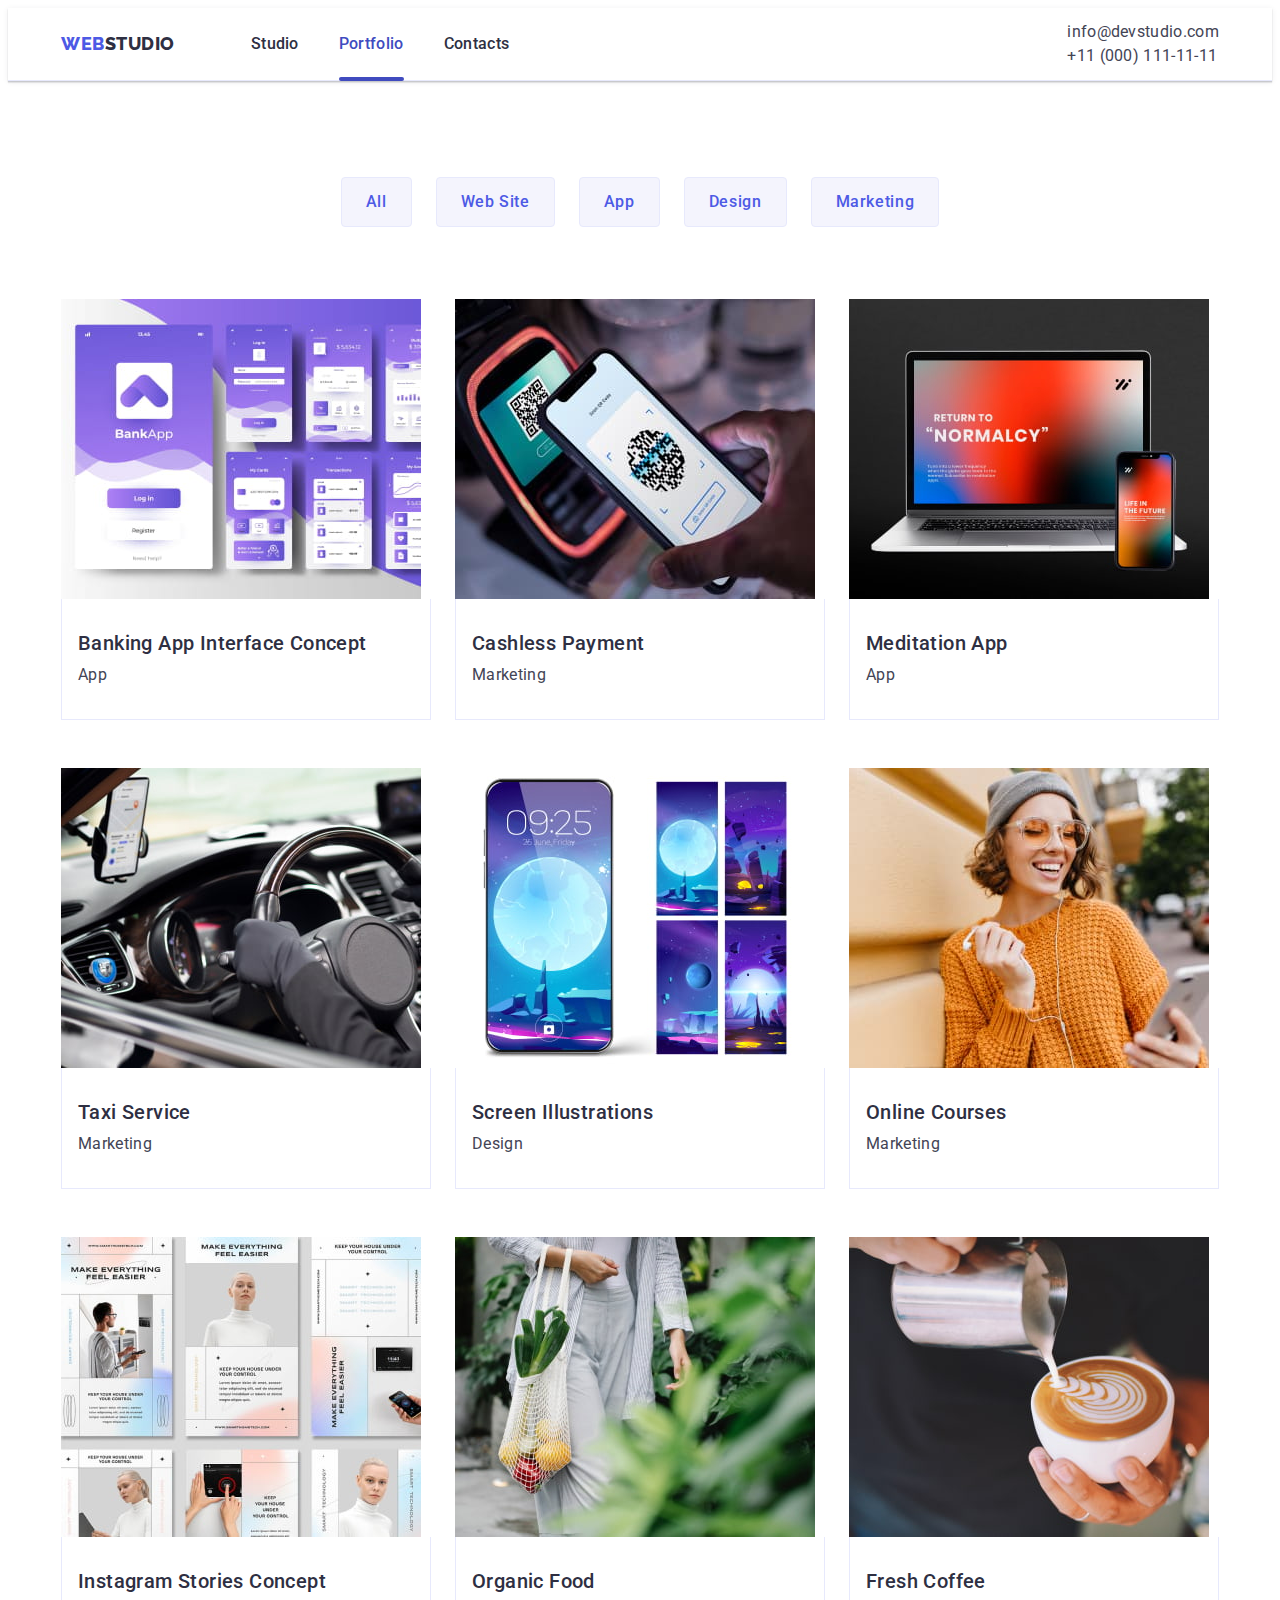
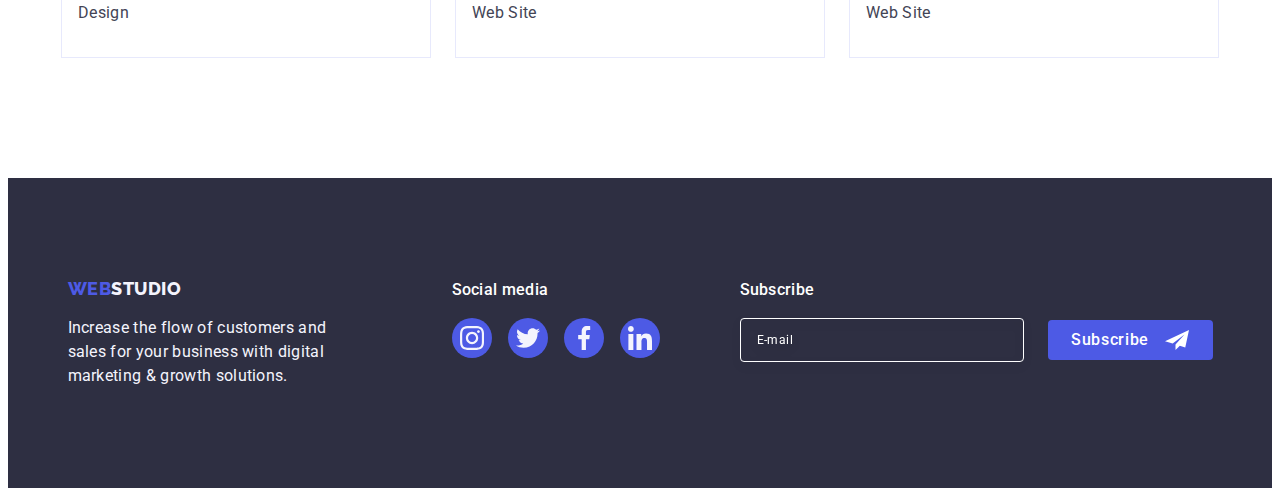
<file: portfolio.html>
<!DOCTYPE html>
<html lang="en">
  <head>
    <meta charset="UTF-8" />
    <meta name="viewport" content="width=device-width, initial-scale=1.0" />
    <link rel="preconnect" href="https://fonts.googleapis.com" />
    <link rel="preconnect" href="https://fonts.gstatic.com" crossorigin />
    <link
      href="https://fonts.googleapis.com/css2?family=Raleway:wght@800&family=Roboto:wght@400;500;700;900&display=swap"
      rel="stylesheet"
    />
    <meta name="description" content="Portfolio of WebStudio" />
    <title>Portfolio</title>
    <link
      rel="stylesheet"
      href="https://cdnjs.cloudflare.com/ajax/libs/modern-normalize/2.0.0/modern-normalize.min.css"
      integrity="sha512-4xo8blKMVCiXpTaLzQSLSw3KFOVPWhm/TRtuPVc4WG6kUgjH6J03IBuG7JZPkcWMxJ5huwaBpOpnwYElP/m6wg=="
      crossorigin="anonymous"
      referrerpolicy="no-referrer"
    />
    <link rel="stylesheet" href="./css/styles.css" />
  </head>
  <!-- main content -->
  <body>
    <header class="header">
      <div class="container">
        <nav class="nav">
          <a class="link logo-link" href="./portfolio.html"
            >Web<span class="logo-accent">Studio</span></a
          >
          <ul class="list">
            <li><a class="link nav-link" href="./index.html">Studio</a></li>
            <li>
              <a class="link nav-link current" href="./portfolio.html"
                >Portfolio</a
              >
            </li>
            <li><a class="link nav-link" href="">Contacts</a></li>
          </ul>
        </nav>
        <!-- Contacts -->
        <address class="address">
          <ul class="list">
            <li>
              <a class="link contact-link" href="mailto:info@devstudio.com"
                >info@devstudio.com</a
              >
            </li>
            <li>
              <a class="link contact-link" href="tel:+110001111111"
                >+11 (000) 111-11-11</a
              >
            </li>
          </ul>
        </address>
      </div>
    </header>

    <main>
      <section class="portfolio-section">
        <div class="container">
          <h1 class="visually-hidden">Portfolio</h1>
          <ul class="list button-list">
            <li><button class="portfolio-button" type="button">All</button></li>
            <li>
              <button class="portfolio-button" type="button">Web Site</button>
            </li>
            <li><button class="portfolio-button" type="button">App</button></li>
            <li>
              <button class="portfolio-button" type="button">Design</button>
            </li>
            <li>
              <button class="portfolio-button" type="button">Marketing</button>
            </li>
          </ul>

          <ul class="list product-list">
            <li class="portfolio-list-item">
              <a href="" class="link portfolio-link">
                <div class="overlay-container">
                  <img
                    class="image"
                    src="./images/img_2_1.jpg"
                    alt="Banking App Interface"
                    width="360"
                  />
                  <p class="overlay-text">
                    14 Stylish and User-Friendly App Design Concepts · Task
                    Manager App · Calorie Tracker App · Exotic Fruit Ecommerce
                    App · Cloud Storage App
                  </p>
                </div>
                <div class="portfolio-container">
                  <h2 class="portfolio-list-title">
                    Banking App Interface Concept
                  </h2>
                  <p class="portfolio-list-item-text">App</p>
                </div>
              </a>
            </li>
            <li class="portfolio-list-item">
              <a href="" class="link portfolio-link">
                <div class="overlay-container">
                  <img
                    class="image"
                    src="./images/img_2_2.jpg"
                    alt="Casshless Payment with telephone"
                    width="360"
                  />
                  <p class="overlay-text">
                    14 Stylish and User-Friendly App Design Concepts · Task
                    Manager App · Calorie Tracker App · Exotic Fruit Ecommerce
                    App · Cloud Storage App
                  </p>
                </div>
                <div class="portfolio-container">
                  <h2 class="portfolio-list-title">Cashless Payment</h2>
                  <p class="portfolio-list-item-text">Marketing</p>
                </div>
              </a>
            </li>
            <li class="portfolio-list-item">
              <a href="" class="link portfolio-link">
                <div class="overlay-container">
                  <img
                    class="image"
                    src="./images/img_2_3.jpg"
                    alt="Laptop&mobile phone synchronized"
                    width="360"
                  />
                  <p class="overlay-text">
                    14 Stylish and User-Friendly App Design Concepts · Task
                    Manager App · Calorie Tracker App · Exotic Fruit Ecommerce
                    App · Cloud Storage App
                  </p>
                </div>
                <div class="portfolio-container">
                  <h2 class="portfolio-list-title">Meditation App</h2>
                  <p class="portfolio-list-item-text">App</p>
                </div>
              </a>
            </li>
            <li class="portfolio-list-item">
              <a href="" class="link portfolio-link">
                <div class="overlay-container">
                  <img
                    class="image"
                    src="./images/img_2_4.jpg"
                    alt="Taxi driver using the App"
                    width="360"
                  />
                  <p class="overlay-text">
                    14 Stylish and User-Friendly App Design Concepts · Task
                    Manager App · Calorie Tracker App · Exotic Fruit Ecommerce
                    App · Cloud Storage App
                  </p>
                </div>
                <div class="portfolio-container">
                  <h2 class="portfolio-list-title">Taxi Service</h2>
                  <p class="portfolio-list-item-text">Marketing</p>
                </div>
              </a>
            </li>
            <li class="portfolio-list-item">
              <a href="" class="link portfolio-link">
                <div class="overlay-container">
                  <img
                    class="image"
                    src="./images/img_2_5.jpg"
                    alt="phone screens with different illustrations"
                    width="360"
                  />
                  <p class="overlay-text">
                    14 Stylish and User-Friendly App Design Concepts · Task
                    Manager App · Calorie Tracker App · Exotic Fruit Ecommerce
                    App · Cloud Storage App
                  </p>
                </div>
                <div class="portfolio-container">
                  <h2 class="portfolio-list-title">Screen Illustrations</h2>
                  <p class="portfolio-list-item-text">Design</p>
                </div>
              </a>
            </li>
            <li class="portfolio-list-item">
              <a href="" class="link portfolio-link">
                <div class="overlay-container">
                  <img
                    class="image"
                    src="./images/img_2_6.jpg"
                    alt="Young girl listening to audio via phone"
                    width="360"
                  />
                  <p class="overlay-text">
                    14 Stylish and User-Friendly App Design Concepts · Task
                    Manager App · Calorie Tracker App · Exotic Fruit Ecommerce
                    App · Cloud Storage App
                  </p>
                </div>
                <div class="portfolio-container">
                  <h2 class="portfolio-list-title">Online Courses</h2>
                  <p class="portfolio-list-item-text">Marketing</p>
                </div>
              </a>
            </li>
            <li class="portfolio-list-item">
              <a href="" class="link portfolio-link">
                <div class="overlay-container">
                  <img
                    class="image"
                    src="./images/img_2_7.jpg"
                    alt="Screens with different Instagram Stories Concept"
                    width="360"
                  />
                  <p class="overlay-text">
                    14 Stylish and User-Friendly App Design Concepts · Task
                    Manager App · Calorie Tracker App · Exotic Fruit Ecommerce
                    App · Cloud Storage App
                  </p>
                </div>
                <div class="portfolio-container">
                  <h2 class="portfolio-list-title">
                    Instagram Stories Concept
                  </h2>
                  <p class="portfolio-list-item-text">Design</p>
                </div>
              </a>
            </li>
            <li class="portfolio-list-item">
              <a href="" class="link portfolio-link">
                <div class="overlay-container">
                  <img
                    class="image"
                    src="./images/img_2_8.jpg"
                    alt="Young girl carries vegetables in bag"
                    width="360"
                  />
                  <p class="overlay-text">
                    14 Stylish and User-Friendly App Design Concepts · Task
                    Manager App · Calorie Tracker App · Exotic Fruit Ecommerce
                    App · Cloud Storage App
                  </p>
                </div>
                <div class="portfolio-container">
                  <h2 class="portfolio-list-title">Organic Food</h2>
                  <p class="portfolio-list-item-text">Web Site</p>
                </div>
              </a>
            </li>
            <li class="portfolio-list-item">
              <a href="" class="link portfolio-link">
                <div class="overlay-container">
                  <img
                    class="image"
                    src="./images/img_2_9.jpg"
                    alt="Man is filling coffee cup with milk"
                    width="360"
                  />
                  <p class="overlay-text">
                    14 Stylish and User-Friendly App Design Concepts · Task
                    Manager App · Calorie Tracker App · Exotic Fruit Ecommerce
                    App · Cloud Storage App
                  </p>
                </div>
                <div class="portfolio-container">
                  <h2 class="portfolio-list-title">Fresh Coffee</h2>
                  <p class="portfolio-list-item-text">Web Site</p>
                </div>
              </a>
            </li>
          </ul>
        </div>
      </section>
    </main>

    <footer class="footer">
      <div class="container footer-box">
        <div class="with-logo-container">
          <a class="link logo-link" href="./index.html"
            >Web<span class="logo-accent">Studio</span></a
          >
          <p class="footer-text">
            Increase the flow of customers and sales for your business with
            digital marketing & growth solutions.
          </p>
        </div>

        <div class="social-media-container">
          <p class="social-media-text">Social media</p>
          <ul class="list social-media-list">
            <li class="icon-box">
              <a class="footer-social-links" href="https://instagram.com/">
                <svg class="social-icon" width="24" height="24">
                  <use href="./images/icons.svg#icon-instagram-2"></use>
                </svg>
              </a>
            </li>
            <li class="icon-box">
              <a class="footer-social-links" href="http://twitter.com/">
                <svg class="social-icon" width="24" height="24">
                  <use href="./images/icons.svg#icon-twitter-1"></use>
                </svg>
              </a>
            </li>
            <li class="icon-box">
              <a class="footer-social-links" href="http://facebook.com/">
                <svg class="social-icon" width="24" height="24">
                  <use href="./images/icons.svg#icon-facebook-1"></use>
                </svg>
              </a>
            </li>
            <li class="icon-box">
              <a class="footer-social-links" href="http://inkedin.com/">
                <svg class="social-icon" width="24" height="24">
                  <use href="./images/icons.svg#icon-linkedin-1"></use>
                </svg>
              </a>
            </li>
          </ul>
        </div>
        <!--Subscribe form-->
        <div class="subscribe-form-container">
          <p class="subscribe-text">Subscribe</p>
          <form class="subscribe-form">
            <label class="subscribe-label">
              <input
                type="email"
                name="user_address"
                class="subscribe-input"
                placeholder="E-mail"
              />
            </label>
            <button type="submit" class="subscribe-btn">
              Subscribe
              <svg class="telegram-icon" width="24" height="24">
                <use href="./images/icons.svg#icon-telegram"></use>
              </svg>
            </button>
          </form>
        </div>
      </div>
    </footer>
  </body>
</html>
</file>
<file: css/styles.css>
body {
  font-family: "Roboto", sans-serif;
  color: var(--slate);
  background-color: var(--white);
}
:root {
  --navyblue: #2e2f42;
  --white: #fff;
  --iris: #4d5ae5;
  --cloud: #f4f4fd;
  --slate: #434455;
  --ocean: #404bbf;
  --cornflower: #e7e9fc;
  --lightslate: #8e8f99;
  --green: #31d0aa;
  --dairy: #fcfcfc;
  --font-family: "Roboto", sans-serif;
}
.address {
  font-style: normal;
}

h1,
h2,
h3,
h4,
h5,
h6,
p {
  margin: 0;
}
ul {
  margin-top: 0;
  margin-bottom: 0;
  padding-left: 0;
  list-style-type: none;
}

img {
  display: block;
  max-width: 100%;
  height: auto;
}

.visually-hidden {
  position: absolute;
  width: 1px;
  height: 1px;
  margin: -1px;
  border: 0;
  padding: 0;
  white-space: nowrap;
  clip-path: inset(100%);
  clip: rect(0 0 0 0);
  overflow: hidden;
}

.header {
  border-bottom: 1px solid #e7e9fc;
  box-shadow: 0px 1px 6px 0px rgba(46, 47, 66, 0.08),
    0px 1px 1px 0px rgba(46, 47, 66, 0.16),
    0px 2px 1px 0px rgba(46, 47, 66, 0.08);
}

.header .container {
  display: flex;
  align-items: center;
}

.logo-link {
  color: var(--iris);
  font-family: "Raleway", sans-serif;
  font-size: 18px;
  font-weight: 800;
  line-height: 1.17;
  letter-spacing: 0.03em;
  text-transform: uppercase;
  margin-right: 76px;
  display: block;
}

.logo-accent {
  color: var(--navyblue);
  font-family: "Raleway", sans-serif;
  font-size: 18px;
  font-weight: 800;
  line-height: 1.16;
  letter-spacing: 0.03em;
  text-transform: uppercase;
  text-decoration: none;
}

link .logo-link {
  text-decoration: none;
  display: flex;
  gap: 40px;
  padding: 24px 0;
}
.link {
  text-decoration: none;
}
.list {
  list-style: none;
  text-decoration: none;
}
.mobile-item.current {
  color: #404bbf;
  transition: color 250ms cubic-bezier(0.4, 0, 0.2, 1);
}
.menu-icon {
  stroke: var(--navyblue);
  stroke-width: 3px;
}
.menu-toggle {
  min-height: 40px;
  min-width: 40px;
  margin: 0;
  padding: 0;
  background-color: transparent;
  cursor: pointer;
  border: none;
  border-radius: 50%;
  outline: none;
  margin-left: auto;
}
.container {
  max-width: 428px;
  min-width: 320px;
  padding: 0 16px;
  margin: 0 auto;
}
/* Tablet header */
@media screen and (min-width: 768px) {
  .container {
    max-width: 768px;
  }
  .header {
    padding: 0;
  }
  .menu-toggle {
    display: none;
  }
  .menu-container {
    display: none;
  }
  .logo-link {
    margin-right: 120px;
  }
  .nav .list {
    display: flex;
    gap: 40px;
    align-items: flex-start;
  }

  .nav {
    display: flex;
    align-items: center;
  }

  .nav-link {
    color: var(--navyblue, #2e2f42);
    font-family: "Roboto", sans-serif;
    font-size: 16px;
    font-style: normal;
    font-weight: 500;
    line-height: 1.5;
    letter-spacing: 0.32px;
    display: block;
    padding: 24px 0;
    position: relative;
  }
  .nav-link.current:after {
    position: absolute;
    content: "";
    left: 0;
    bottom: -1px;
    width: 100%;
    height: 4px;
    background-color: #404bbf;
    border-radius: 2px;
    transition: color 250ms cubic-bezier(0.4, 0, 0.2, 1);
  }

  .contact-link {
    color: var(--slate, #434455);
    font-family: "Roboto", sans-serif;
    font-size: 12px;
    font-style: normal;
    font-weight: 400;
    line-height: 1.17;
    letter-spacing: 0.04em;
    transition: color 250ms cubic-bezier(0.4, 0, 0.2, 1);
  }
}

@media screen and (min-width: 768px) and (max-width: 1157px) {
  .address-list-item {
    margin-bottom: 12px;
  }
  .address-list {
    font-style: normal;
    margin-left: auto;
  }

  .address-list-style {
    display: flex;
    flex-direction: column;
  }
  .nav-link.current {
    color: var(--ocean);
  }
}
@media screen and (min-width: 1158px) {
  .container {
    max-width: 1158px;
    padding: 0 15px;
  }
  .contact-link {
    font-size: 16px;
    line-height: 1.5;
    letter-spacing: 0.02em;
  }
}

/* Section one */
.section-one {
  background-color: var(--navyblue);
  padding: 112px 0;
  background-image: linear-gradient(
      rgba(46, 47, 66, 0.7),
      rgba(46, 47, 66, 0.7)
    ),
    url(../images/group_people_mob.jpg);
  background-repeat: no-repeat;
  background-position: center;
  margin: 0 auto;

  text-align: center;
  background-size: cover;
}

.section-one-title {
  color: var(--white);
  text-align: center;
  font-size: 36px;
  font-weight: 700;
  line-height: 1.11;
  letter-spacing: 0.02em;
  max-width: 320px;
  margin: 0 auto 72px;
}
.button {
  color: var(--white);
  font-family: inherit;
  font-size: 16px;
  font-weight: 500;
  line-height: 1.5;
  letter-spacing: 0.04em;
  background-color: var(--iris);
  cursor: pointer;
  display: block;
  margin: 0 auto;
  border-radius: 4px;
  min-width: 169px;
  height: 56px;
  border: none;
  transition: background-color 250ms cubic-bezier(0.4, 0, 0.2, 1);
}

@media screen and (min-width: 768px) and (max-width: 1157px) {
  .section-one-title {
    font-size: 56px;
    font-weight: 700;
    line-height: 1.07;
    max-width: 496px;
    margin: 0 auto 36px;
  }
}

@media screen and (min-width: 1158px) {
  .section-one {
    padding: 188px 0;
    max-width: 1440px;
    background-image: linear-gradient(
        rgba(46, 47, 66, 0.7),
        rgba(46, 47, 66, 0.7)
      ),
      url(../images/people-office.jpg);
  }
  .section-one-title {
    font-size: 56px;
    font-weight: 700;
    line-height: 1.07;
    max-width: 496px;
    margin: 0 auto;
    margin-bottom: 48px;
  }
  .button:hover,
  .button:focus {
    background-color: var(--ocean);
    border: 1px solid transparent;
  }
}
/* Section two */

.section-two {
  padding: 96px 0;
}
.section-two-list {
  display: flex;
  flex-direction: column;
  gap: 72px;
  margin: 0 auto;
}
.list-title {
  margin-bottom: 8px;
  color: var(--navyblue);
  font-size: 36px;
  font-weight: 700;
  line-height: 1.11;
  letter-spacing: 0.02em;
  text-align: center;
}
.list-text {
  color: var(--slate);
  font-size: 16px;
  line-height: 1.5;
  letter-spacing: 0.02em;
  font-weight: 500;
}

@media screen and (min-width: 768px) {
  .section-two-list {
    flex-direction: row;
    flex-wrap: wrap;
    gap: 72px 24px;
  }
  .list-title {
    text-align: left;
  }
}

@media screen and (min-width: 1158px) {
  .section-two {
    padding: 120px 0;
  }
  .section-two-list {
    flex-direction: row;
    gap: 24px;
  }
  .list-title {
    font-size: 20px;
    font-weight: 500;
    line-height: 1.2;
  }
  .list-text {
    font-weight: 400;
  }
}
.section-three {
  display: none;
}

/* Section four */

.section-four {
  background-color: var(--cloud);
  padding: 96px 0;
}

.section-four-list {
  display: flex;
  flex-direction: column;
  gap: 72px;
  align-items: center;
}

.section-four-title {
  color: var(--navyblue);
  text-align: center;
  font-size: 36px;
  font-weight: 700;
  line-height: 1.11;
  letter-spacing: 0.02em;
  text-transform: capitalize;
  margin-bottom: 72px;
}
.hero-list-item {
  background-color: white;
  width: 264px;
  border-radius: 0px 0px 4px 4px;
  background: var(--white, #fff);
  box-shadow: 0px 2px 1px 0px rgba(46, 47, 66, 0.08),
    0px 1px 1px 0px rgba(46, 47, 66, 0.16),
    0px 1px 6px 0px rgba(46, 47, 66, 0.08);
}

.hero-description {
  padding: 32px 0;
}

.hero-name {
  margin-bottom: 8px;
  text-align: center;
  font-weight: 500;
  font-size: 20px;
  line-height: 1.2;
  color: var(--navyblue);
}

.hero-list-item .list-text {
  text-align: center;
  margin-bottom: 8px;
  font-weight: 400;
}
.social-links {
  display: flex;
  justify-content: center;
  align-items: center;
  width: 40px;
  height: 40px;
  border-radius: 50%;
  background-color: var(--iris);
  transition: background-color 250ms cubic-bezier(0.4, 0, 0.2, 1);
}
.social-icon {
  fill: var(--cloud);
}
.icon-list {
  gap: 24px;
  display: flex;
  justify-content: center;
}

/* Tablet. section 4 */
@media screen and (min-width: 768px) and (max-width: 1157px) {
  .section-four-container {
    max-width: 584px;
  }
  .section-four-list {
    flex-direction: row;
    flex-wrap: wrap;
    gap: 64px 24px;
  }
}
/* Desktop. section 4 */

@media screen and (min-width: 1158px) {
  .section-four {
    padding: 120px 0;
  }

  .section-four-list {
    display: flex;
    flex-direction: row;
    flex-wrap: nowrap;
    gap: 24px;
    justify-content: center;
  }
  .social-links:hover,
  .social-links:focus {
    background-color: var(--ocean);
  }
}

.section-five {
  padding: 96px 0;
}
.section-five-title {
  color: var(--navyblue);
  text-align: center;
  font-size: 36px;
  font-weight: 700;
  line-height: 1.11;
  letter-spacing: 0.02em;
  text-transform: capitalize;
  margin-bottom: 72px;
}
.section-five-list {
  display: flex;
  flex-wrap: wrap;
  gap: 72px 16px;
}
.customers-list-item {
  width: calc((100% - 16px) / 2);
  height: 88px;
}

.customers-link {
  width: 100%;
  height: 100%;
  border: 1px solid #8e8f99;
  border-radius: 4px;
  display: flex;
  align-items: center;
  justify-content: center;
  color: #8e8f99;
  transition: border-color 250ms cubic-bezier(0.4, 0, 0.2, 1),
    color 250ms cubic-bezier(0.4, 0, 0.2, 1);
}
.customers-icon {
  fill: currentColor;
}

/* Tablet. section 5 */
@media screen and (min-width: 768px) {
  .section-five-list {
    flex-direction: row;
    flex-wrap: wrap;
    gap: 72px 24px;
  }
  .customers-list-item {
    width: calc((100% - 48px) / 3);
  }
}
@media screen and (min-width: 768px) and (max-width: 1157px) {
  .section-five-container {
    max-width: 584px;
  }
}
/* Desktop. section 5 */
@media screen and (min-width: 1158px) {
  .section-five {
    padding: 120px 0;
  }

  .customers-link:hover,
  .customers-link:focus {
    border-color: #404bbf;
    color: #404bbf;
  }
  .section-five-list {
    gap: 24px;
    flex-wrap: nowrap;
  }
  .customers-list-item {
    width: calc((100% - 120px) / 6);
    height: 88px;
  }
}

.footer {
  background-color: var(--navyblue);
  padding: 98px 0;
}
.footer .logo-link {
  margin: 0px 0px 16px 0px;
}
.footer-logo {
  text-align: center;
}

.footer-box {
  display: flex;
  flex-direction: column;
  justify-content: center;
  gap: 72px;
}
.footer .logo-accent {
  color: var(--cloud);
  padding: 0;
}
.footer-text {
  color: var(--cloud);
  font-size: 16px;
  line-height: 1.5;
  letter-spacing: 0.02em;
  max-width: 268px;
}
.social-media-text {
  color: var(--white);
  font-size: 16px;
  font-weight: 500;
  line-height: 1.5;
  letter-spacing: 0.02em;
  text-align: center;
  margin-bottom: 16px;
}

.social-media-list {
  display: flex;
  gap: 16px;
}

.footer-social-links {
  display: flex;
  justify-content: center;
  align-items: center;
  width: 40px;
  height: 40px;
  border-radius: 50%;
  background-color: var(--iris);
  transition: background-color 250ms cubic-bezier(0.4, 0, 0.2, 1);
}
.subscribe-form-container {
  width: 100%;
}

.subscribe-text {
  margin-bottom: 16px;
  color: var(--white);
  font-family: inherit;
  font-size: 16px;
  font-weight: 500;
  line-height: 1.5;
  letter-spacing: 0.02em;
  text-align: center;
}

.subscribe-form {
  display: flex;
  flex-direction: column;
  gap: 24px;
  justify-content: center;
  align-items: center;
}

.subscribe-label {
  display: flex;
  flex-direction: column;
}
.subscribe-input {
  background-color: transparent;
  color: var(--white);
  border-radius: 4px;
  border: 1px solid var(--white);
  filter: drop-shadow(0px 4px 4px rgba(0, 0, 0, 0.15));
  max-width: 398px;
  width: 100%;
  height: 40px;
  font-family: inherit;
  font-size: 12px;
  font-weight: 400;
  line-height: 1.5;
  letter-spacing: 0.04em;
  padding-left: 16px;
}
input::placeholder {
  color: #ffff;
}

.subscribe-btn {
  color: var(--white, #fff);
  font-family: "Roboto", sans-serif;
  font-size: 16px;
  font-weight: 500;
  line-height: 1.5;
  letter-spacing: 0.04em;
  border: none;
  border-radius: 4px;
  background-color: #4d5ae5;
  display: flex;
  justify-content: center;
  align-items: center;
  cursor: pointer;
  min-width: 165px;
  height: 40px;
}
.telegram-icon {
  fill: white;
  margin-left: 16px;
}
/* Tablet. footer */
@media screen and (min-width: 768px) {
  .footer {
    padding-top: 96px;
    padding-bottom: 96px;
  }

  .footer-logo {
    text-align: left;
  }

  .social-media-text {
    text-align: left;
  }

  .subscribe-form {
    flex-direction: row;
  }
  .subscribe-text {
    text-align: left;
  }
  .subscribe-input {
    width: 264px;
    justify-content: space-between;
  }
}
@media screen and (min-width: 768px) and (max-width: 1157px) {
  .footer-box {
    max-width: 584px;
    flex-direction: row;
    flex-wrap: wrap;
    gap: 72px 24px;
    justify-content: unset;
    align-items: flex-start;
  }
}

/* Desktop. footer */
@media screen and (min-width: 1158px) {
  .footer {
    padding: 100px 0;
  }

  .footer-box {
    display: flex;
    flex-direction: row;
    flex-wrap: nowrap;
    gap: 0;
    width: 100%;
    justify-content: center;
  }
  .footer-logo {
    text-align: left;
  }
  .footer-text {
    width: 264px;
  }

  .with-logo-container {
    margin-right: 120px;
  }
  .social-media-text {
    text-align: left;
  }
  .social-media-container {
    margin-right: 80px;
  }
  .footer-social-links:hover,
  .footer-social-links:focus {
    background-color: var(--green);
  }
  .subscribe-form {
    flex-direction: unset;
    justify-content: unset;
  }
  .subscribe-form-container {
    width: unset;
  }
  .subscribe-text {
    text-align: left;
  }
}

.backdrop {
  position: fixed;
  top: 0;
  left: 0;
  width: 100%;
  height: 100%;
  background-color: rgba(46, 47, 66, 0.4);
  transition: opacity 250ms cubic-bezier(0.4, 0, 0.2, 1),
    visibility 250ms cubic-bezier(0.4, 0, 0.2, 1);
}

.is-hidden {
  visibility: hidden;
  opacity: 0;
  pointer-events: none;
}

.modal-window {
  position: absolute;
  top: 50%;
  left: 50%;
  padding: 72px 24px 24px 24px;
  transform: translate(-50%, -50%) scale(1);
  width: 100%;
  min-height: 584px;
  border-radius: 4px;
  background: #fcfcfc;
  box-shadow: 0px 2px 1px 0px rgba(0, 0, 0, 0.2),
    0px 1px 3px 0px rgba(0, 0, 0, 0.12), 0px 1px 1px 0px rgba(0, 0, 0, 0.14);
  transition: transform 250ms cubic-bezier(0.4, 0, 0.2, 1);
}
.close-button {
  position: absolute;
  top: 24px;
  right: 24px;
  width: 24px;
  height: 24px;
  border-radius: 50%;
  display: flex;
  align-items: center;
  justify-content: center;
  background-color: #e7e9fc;
  border: 1px solid rgba(0, 0, 0, 0.1);
  padding: 0;
  cursor: pointer;
  transition: background-color 250ms cubic-bezier(0.4, 0, 0.2, 1),
    border 250ms cubic-bezier(0.4, 0, 0.2, 1);
}

.close-button:hover,
.close-button:focus {
  background-color: #404bbf;
  border: none;
  fill: #fff;
}

.close-icon {
  transition: fill 250ms cubic-bezier(0.4, 0, 0.2, 1);
}
.modal-window-form {
  display: flex;
  flex-direction: column;
}

.callback-form-title {
  color: var(--navyblue);
  text-align: center;
  font-size: 16px;
  font-weight: 500;
  line-height: 1.5;
  letter-spacing: 0.02em;
  margin-bottom: 16px;
}
.callback-form-container {
  margin-bottom: 8px;
}

.callback-label {
  display: block;
  margin-bottom: 4px;
  color: var(--lightslate);
  font-size: 12px;
  font-weight: 400;
  line-height: 1.17;
  letter-spacing: 0.04em;
}
.input-icon-container {
  position: relative;
}

.callback-input {
  width: 100%;
  height: 40px;
  border-radius: 4px;
  border: 1px solid rgba(46, 47, 66, 0.4);
  background-color: transparent;
  padding-left: 38px;
  outline: transparent;
  transition: border-color 250ms cubic-bezier(0.4, 0, 0.2, 1);
}
.callback-input:focus {
  border-color: #4d5ae5;
}

.callback-icon {
  position: absolute;
  top: 50%;
  left: 16px;
  fill: var(--navyblue);
  transform: translateY(-50%);
  transition: fill 250ms cubic-bezier(0.4, 0, 0.2, 1);
}

.callback-input:focus + .callback-icon {
  fill: #4d5ae5;
}

.callback-icon:focus {
  fill: var(--iris);
}
.comment {
  margin-bottom: 16px;
}

.textarea {
  width: 100%;
  height: 120px;
  padding: 8px 16px;
  display: block;
  font-size: 12px;
  line-height: 1.17;
  letter-spacing: 0.04em;
  color: rgba(46, 47, 66, 0.4);
  border-radius: 4px;
  border: 1px solid rgba(46, 47, 66, 0.4);
  background-color: transparent;
  outline: transparent;
  resize: none;
  transition: border-color 250ms cubic-bezier(0.4, 0, 0.2, 1);
}
.textarea:focus {
  border-color: #4d5ae5;
}

.checkbox-container {
  margin-bottom: 24px;
}

.privacy-label {
  font-size: 12px;
  line-height: 1.17;
  letter-spacing: 0.04em;
  color: var(--lightslate);
}

.checkbox-item {
  width: 16px;
  height: 16px;
  border: 1px solid rgba(46, 47, 66, 0.4);
  border-radius: 2px;
  transition: background-color 250ms cubic-bezier(0.4, 0, 0.2, 1),
    border 250ms cubic-bezier(0.4, 0, 0.2, 1),
    fill 250ms cubic-bezier(0.4, 0, 0.2, 1);
  display: inline-flex;
  align-items: center;
  justify-content: center;
  fill: transparent;
}
.checkbox-input:checked + .privacy-label > .checkbox-item {
  background-color: var(--ocean);
  border: none;
  fill: var(--cloud);
}

.send-button {
  min-width: 169px;
  height: 56px;
  display: block;
  border-radius: 4px;
  background-color: var(--iris, #4d5ae5);
  box-shadow: 0px 4px 4px 0px rgba(0, 0, 0, 0.15);
  color: var(--white);
  font-family: "Roboto", sans-serif;
  font-size: 16px;
  font-weight: 500;
  line-height: 1.5;
  letter-spacing: 0.04em;
  cursor: pointer;
  border: none;
  transition: background-color 250ms cubic-bezier(0.4, 0, 0.2, 1);
  margin: 0 auto;
}

.send-button:hover,
.send-button:focus {
  background-color: var(--ocean);
  border: 1px solid transparent;
}

.privacy-policy-link {
  color: var(--iris);
}

.menu-container.is-open {
  transform: translateX(0);
}
.menu-container {
  display: flex;
  flex-direction: column;
  position: fixed;
  top: 0;
  left: 0;
  width: 100vw;
  height: 100vh;
  padding-top: 80px;
  padding-bottom: 40px;
  padding-left: 40px;
  padding-right: 25px;
  background-color: var(--white);
  z-index: 999;
  transform: translateX(100%);
  transition: transform 250ms ease-in-out;
}
.mobile-menu {
  margin-bottom: auto;
}

.mobile-element:not(:last-child) {
  margin-bottom: 40px;
}
.mobile-item {
  display: block;
  text-decoration: none;
  color: var(--navyblue);
  font-size: 36px;
  font-weight: 700;
  line-height: 1.11;
  letter-spacing: 0.72px;
  text-transform: capitalize;
  text-align: left;
}
.mobile-address {
  margin-bottom: 48px;
}

.mobile-address-list {
  display: flex;
  flex-direction: column;
  gap: 40px;
}

.mobile-address-item-tel {
  color: var(--ocean);
  font-size: 36px;
  font-weight: 700;
  font-style: normal;
  line-height: 1.11;
  letter-spacing: 0.72px;
  text-transform: capitalize;
}

.mobile-address-item {
  color: var(--slate);
  font-size: 20px;
  font-style: normal;
  font-weight: 500;
  line-height: 1.2;
  letter-spacing: 0.4px;
}

.social-mobile-list {
  display: flex;
  justify-content: space-between;
  max-width: 328px;
  align-items: center;
}

.social-mobile-item {
  height: 40px;
  width: 40px;
}

.mobile-social-links {
  background-color: var(--iris);
  border-radius: 50%;
  display: flex;
  align-items: center;
  justify-content: center;
  width: 100%;
  height: 100%;
  transition: background-color 250ms cubic-bezier(0.4, 0, 0.2, 1);
}

/* mobile */
@media (max-width: 767px) {
  .logo-link {
    padding: 24px 0;
  }
  .address-list {
    display: none;
  }
  .nav-list {
    display: none;
  }
  .icon-wrapper {
    display: none;
  }
  .section-five {
    padding: 96px 0;
  }
  .footer-box {
    align-items: center;
  }
  .footer .logo-link{padding: 0;}
  .subscribe-label {
    width: 100%;
  }
  .modal-window {
    max-width: 408px;
  }
}
@media (max-width: 427px) {
  .mobile-address-item-tel {
    font-size: 21px;
  }
}
@media screen and (min-resolution: 192dpi) and (max-width: 767px) {
  .section-one {
    background-image: linear-gradient(
        rgba(46, 47, 66, 0.7),
        rgba(46, 47, 66, 0.7)
      ),
      url(../images/people-group@2x.jpg);
  }
}

/*Tablet*/
@media screen and (min-width: 768px) {
  .icon-wrapper {
    display: none;
  }
  .list-item {
    width: calc((100% - 24px) / 2);
  }
  .section-three {
    display: none;
  }
  .modal-window {
    width: 408px;
  }
  .subscribe-form {
    flex-direction: row;
    justify-content: start;
  }
}
@media (min-resolution: 192dpi) and (min-width: 768px) and (max-width: 1157px) {
  .section-one {
    background-image: linear-gradient(
        rgba(46, 47, 66, 0.7),
        rgba(46, 47, 66, 0.7)
      ),
      url(../images/people-group@2x.jpg);
  }
}

/*Desktop*/
@media (min-width: 1158px) {
  .logo-link {
    margin-right: 76px;
  }
  .nav .list {
    display: flex;
    gap: 40px;
    align-items: flex-start;
  }
  .nav {
    font-size: 16px;
    font-weight: 500;
    line-height: 1.5;
    letter-spacing: 0.02em;
    display: flex;
    align-items: center;
  }
  .nav-link {
    color: var(--navyblue);
    font-size: 16px;
    font-weight: 500;
    line-height: 1.5;
    letter-spacing: 0.02em;
    text-decoration: none;
    padding: 24px 0;
    display: block;
    position: relative;
    transition: color 250ms cubic-bezier(0.4, 0, 0.2, 1);
  }

  .nav-link.current:after {
    position: absolute;
    content: "";
    left: 0;
    bottom: -1px;
    width: 100%;
    height: 4px;
    border-radius: 2px;
    background-color: var(--ocean);
  }
  .nav-link:hover,
  .nav-link:focus,
  .nav-link.current {
    color: var(--ocean);
  }
  .address-list-style {
    display: flex;
    gap: 40px;
  }
  .address {
    margin-left: auto;
  }

  .list-item {
    width: calc((100% - 72px) / 4);
  }
  .contact-link:hover,
  .contact-link:focus {
    color: var(--ocean);
  }
  .icon-wrapper {
    display: flex;
    align-items: center;
    border-radius: 4px;
    background-color: var(--cloud);
    height: 112px;
    margin-bottom: 8px;
    justify-content: center;
  }

  .section-three {
    display: block;
    padding-bottom: 120px;
  }
  .section-three .container {
    padding: 0 15px;
  }
  .section-three-title {
    color: var(--navyblue);
    text-align: center;
    font-size: 36px;
    font-weight: 700;
    line-height: 1.11;
    letter-spacing: 0.02em;
    text-transform: capitalize;
    margin: 0 auto;
    margin-bottom: 72px;
  }
  .section-three .list {
    display: flex;
    margin: 0 auto;
    gap: 24px;
  }
  .image-list-item {
    width: calc((100% - 48px) / 3);
  }
}
@media (min-resolution: 192dpi) and (min-width: 1158px) {
  .section-one {
    background-image: linear-gradient(
        rgba(46, 47, 66, 0.7),
        rgba(46, 47, 66, 0.7)
      ),
      url(../images/people-group@2x.jpg);
  }
}

/* Portfolio */

.portfolio-section {
  padding-top: 96px;
  padding-bottom: 120px;
}

.button-list {
  display: flex;
  gap: 24px;
  justify-content: center;
  margin-bottom: 72px;
}

.product-list {
  display: flex;
  flex-wrap: wrap;
  column-gap: 24px;
  row-gap: 48px;
}

.portfolio-button {
  color: var(--iris);
  text-align: center;
  font-family: inherit;
  font-size: 16px;
  font-weight: 500;
  line-height: 1.5;
  letter-spacing: 0.04em;
  background-color: var(--cloud);
  cursor: pointer;
  padding: 12px 24px;
  border-radius: 4px;
  border: 1px solid var(--cornflower);
  transition: color 250ms cubic-bezier(0.4, 0, 0.2, 1),
    background-color 250ms cubic-bezier(0.4, 0, 0.2, 1),
    border-color 250ms cubic-bezier(0.4, 0, 0.2, 1),
    box-shadow 250ms cubic-bezier(0.4, 0, 0.2, 1);
}

.portfolio-button:hover,
.portfolio-button:focus {
  background-color: var(--ocean);
  color: var(--white);
  border: 1px solid transparent;
  box-shadow: 0px 2px 2px 0px rgba(0, 0, 0, 0.12),
    0px 2px 1px 0px rgba(0, 0, 0, 0.08), 0px 3px 1px 0px rgba(0, 0, 0, 0.1);
}

.portfolio-button:active {
  background-color: var(--ocean);
  color: var(--white);
}

.image-list {
  list-style: none;
}

.portfolio-list {
  list-style: none;
}
.portfolio-link {
  text-decoration: none;
  display: block;
  transition: box-shadow 250ms cubic-bezier(0.4, 0, 0.2, 1);
}
.portfolio-link:hover,
.portfolio-link:focus {
  box-shadow: 0px 2px 1px 0px rgba(46, 47, 66, 0.08),
    0px 1px 1px 0px rgba(46, 47, 66, 0.16),
    0px 1px 6px 0px rgba(46, 47, 66, 0.08);
}
.portfolio-link:hover .overlay {
  transform: translateX(0);
}
.portfolio-link:hover p,
.portfolio-link:focus p {
  transform: translateY(0%);
}
.portfolio-list-title {
  color: var(--navyblue);
  font-size: 20px;
  font-weight: 500;
  line-height: 1.2;
  letter-spacing: 0.02em;
  margin-bottom: 8px;
}

.portfolio-list-item {
  width: calc((100% - 48px) / 3);
}

.portfolio-list-item-text {
  color: var(--slate);
  font-size: 16px;
  font-weight: 400;
  line-height: 1.5;
  letter-spacing: 0.02em;
}

.portfolio-container {
  border: 1px solid var(--cornflower);
  border-top: none;
  padding: 32px 16px;
}

.overlay-container {
  position: relative;
  overflow: hidden;
}

.overlay-text {
  position: absolute;
  color: var(--cloud);
  font-size: 16px;
  font-weight: 400;
  line-height: 1.5;
  letter-spacing: 0.02em;
  padding: 40px 32px;
  top: 0;
  background-color: var(--iris);
  width: 100%;
  height: 100%;
  transform: translateY(100%);
  transition: transform 250ms cubic-bezier(0.4, 0, 0.2, 1);
}

.overlay-container:hover .overlay-text {
  transform: translateY(0%);
}
.overlay-container:focus .overlay-text {
  transform: translateY(0%);
}

.backdrop {
  position: fixed;
  top: 0;
  left: 0;
  width: 100%;
  height: 100%;
  background-color: rgba(46, 47, 66, 0.4);
  transition: opacity 250ms cubic-bezier(0.4, 0, 0.2, 1),
    visibility 250ms cubic-bezier(0.4, 0, 0.2, 1);
}

.is-hidden {
  visibility: hidden;
  opacity: 0;
  pointer-events: none;
}
</file>
